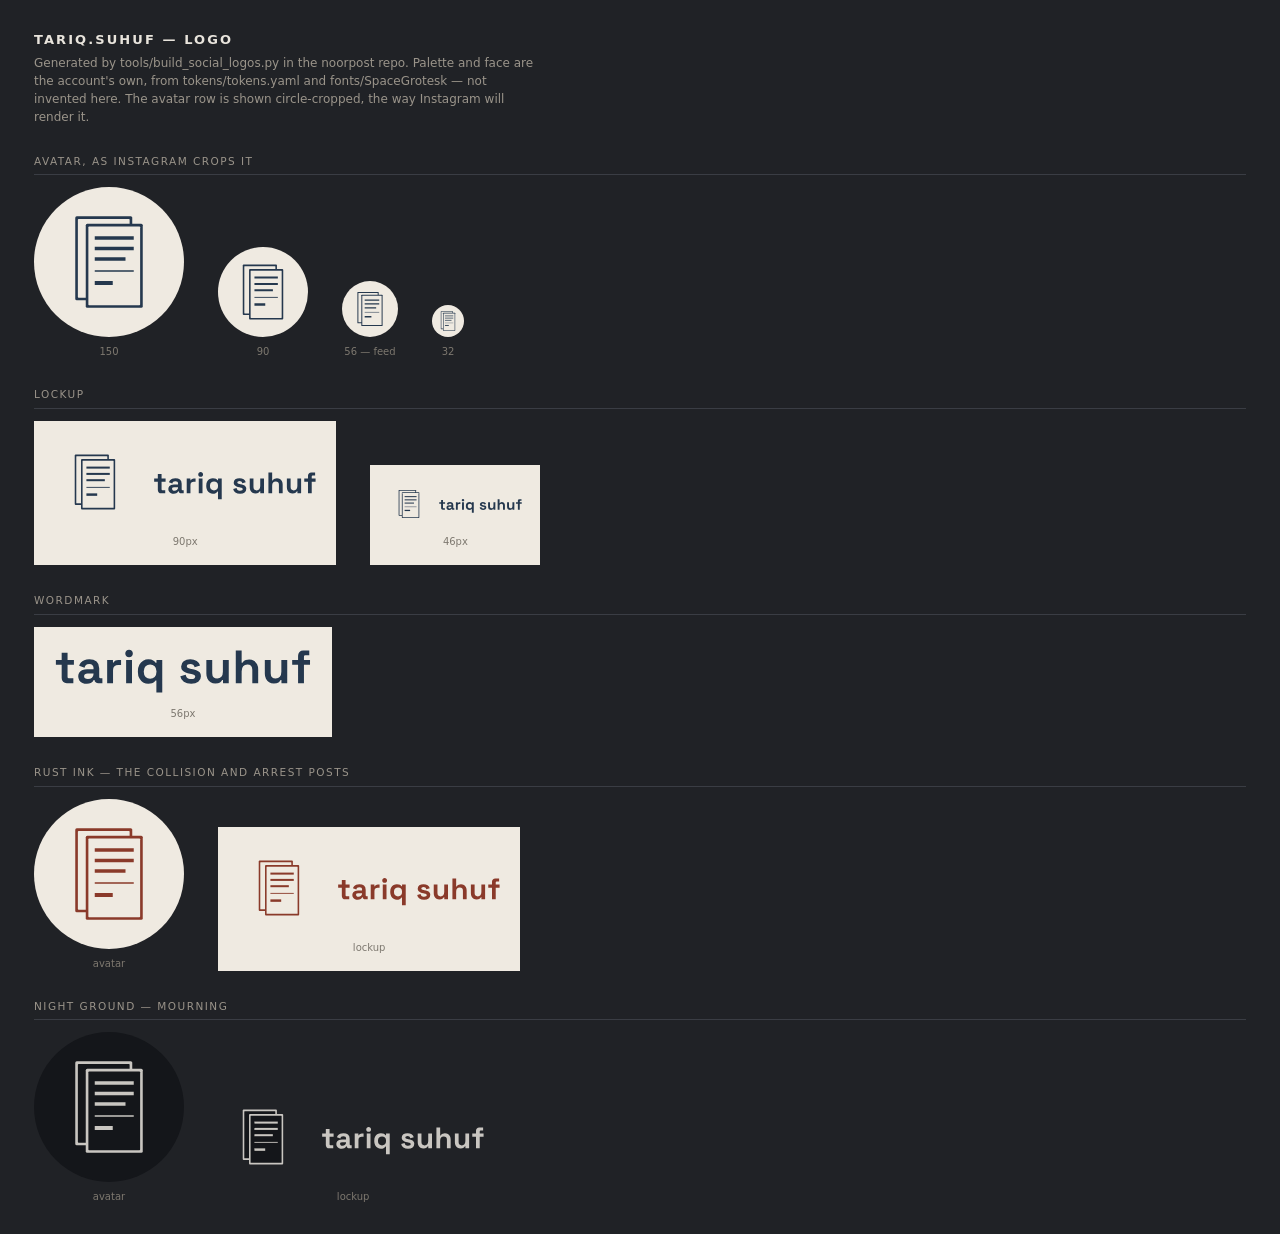
<file: brand/contact-sheet.html>
<!doctype html>
<meta charset="utf-8">
<title>tariq.suhuf — logo</title>
<style>
  body { background:#202226; margin:0; padding:30px 34px; color:#E8E4DC;
         font:12px/1.5 system-ui, sans-serif; }
  h1 { font-size:13px; letter-spacing:.16em; text-transform:uppercase; margin:0 0 4px; }
  p.note { max-width:66ch; color:#9a948a; margin:0 0 6px; }
  h2 { font-size:10.5px; letter-spacing:.14em; text-transform:uppercase;
        color:#9a948a; margin:28px 0 12px; font-weight:400;
        border-bottom:1px solid #3a3d44; padding-bottom:5px; }
  .row { display:flex; align-items:flex-end; gap:34px; flex-wrap:wrap; }
  .cell { text-align:center; }
  .cell span { display:block; margin-top:7px; font-size:10px; color:#7d786f; }
  img { display:block; }
  .crop img { border-radius:50%; }
  .pale { background:#EFEAE1; padding:16px; }
</style>
<h1>tariq.suhuf — logo</h1>
<p class="note">Generated by tools/build_social_logos.py in the noorpost repo. Palette and face are the account's own, from tokens/tokens.yaml and fonts/SpaceGrotesk — not invented here. The avatar row is shown circle-cropped, the way Instagram will render it.</p>
<h2>Avatar, as Instagram crops it</h2>
  <div class="row">
    <div class="cell crop"><img src="tariq-suhuf-avatar.svg" height="150"><span>150</span></div>
    <div class="cell crop"><img src="tariq-suhuf-avatar.svg" height="90"><span>90</span></div>
    <div class="cell crop"><img src="tariq-suhuf-avatar.svg" height="56"><span>56 — feed</span></div>
    <div class="cell crop"><img src="tariq-suhuf-avatar.svg" height="32"><span>32</span></div>
  </div>
  <h2>Lockup</h2>
  <div class="row">
    <div class="cell pale"><img src="tariq-suhuf-lockup.svg" height="90"><span>90px</span></div>
    <div class="cell pale"><img src="tariq-suhuf-lockup.svg" height="46"><span>46px</span></div>
  </div>
  <h2>Wordmark</h2>
  <div class="row">
    <div class="cell pale"><img src="tariq-suhuf-wordmark.svg" height="56"><span>56px</span></div>
  </div>
  <h2>Rust ink — the collision and arrest posts</h2>
  <div class="row">
    <div class="cell crop"><img src="tariq-suhuf-rust-avatar.svg" height="150"><span>avatar</span></div>
    <div class="cell pale"><img src="tariq-suhuf-rust-lockup.svg" height="90"><span>lockup</span></div>
  </div>
  <h2>Night ground — mourning</h2>
  <div class="row">
    <div class="cell crop"><img src="tariq-suhuf-night-avatar.svg" height="150"><span>avatar</span></div>
    <div class="cell "><img src="tariq-suhuf-night-lockup.svg" height="90"><span>lockup</span></div>
  </div>
</file>
